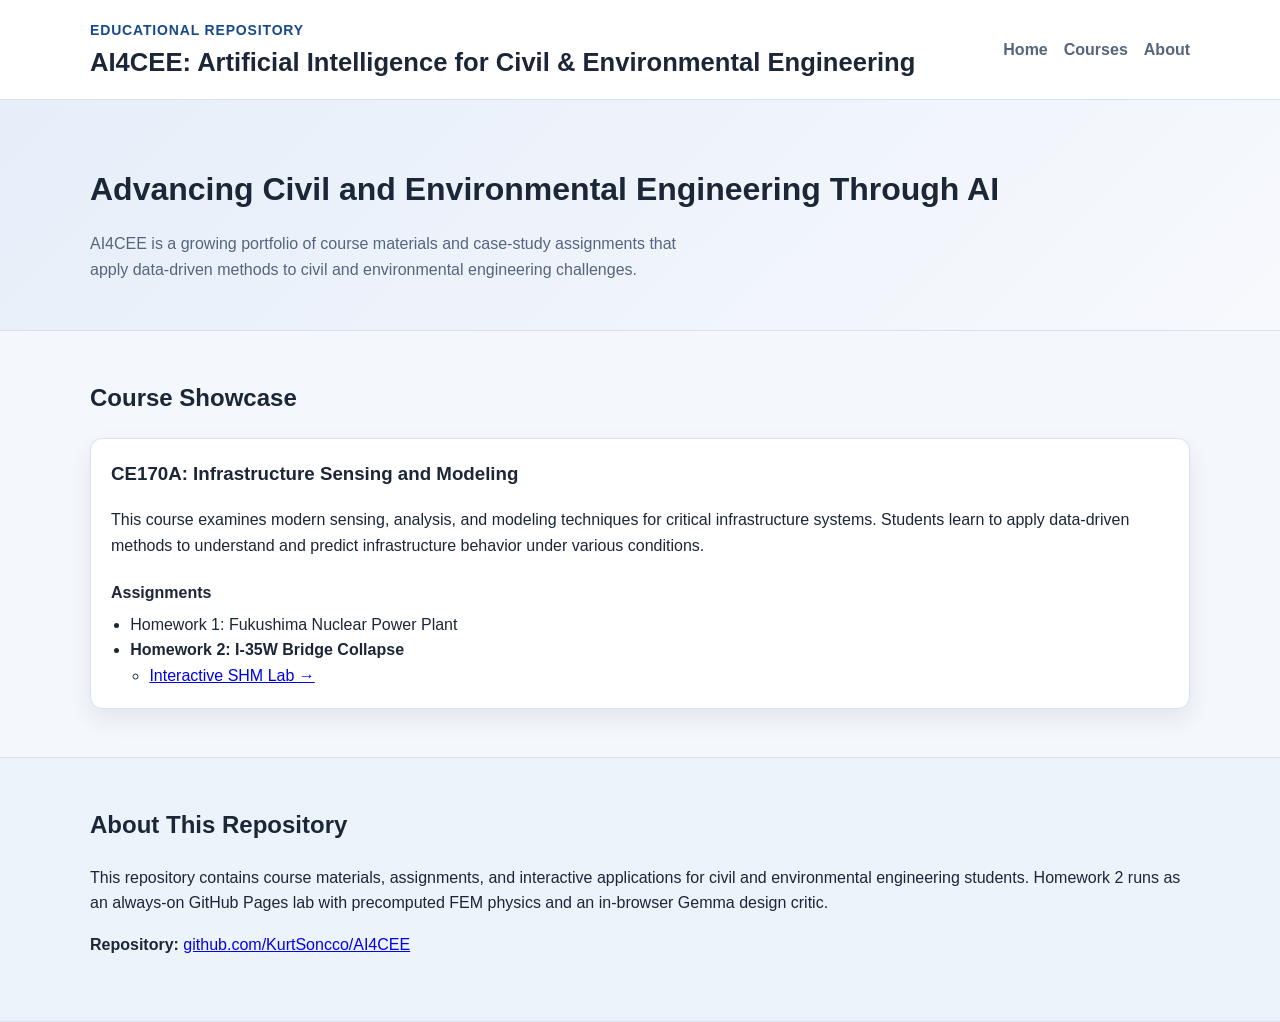
<file: index.html>
<!DOCTYPE html>
<html lang="en">
  <head>
    <meta charset="UTF-8" />
    <meta name="viewport" content="width=device-width, initial-scale=1.0" />
    <title>AI4CEE: Artificial Intelligence for Civil & Environmental Engineering</title>
    <link rel="stylesheet" href="styles.css" />
  </head>
  <body>
    <header class="site-header">
      <div class="container header-inner">
        <div>
          <p class="eyebrow">Educational Repository</p>
          <h1>AI4CEE: Artificial Intelligence for Civil &amp; Environmental Engineering</h1>
        </div>
        <nav aria-label="Primary" class="site-nav">
          <ul>
            <li><a href="#home">Home</a></li>
            <li><a href="#courses">Courses</a></li>
            <li><a href="#about">About</a></li>
          </ul>
        </nav>
      </div>
    </header>

    <main>
      <section id="home" class="hero">
        <div class="container">
          <h2>Advancing Civil and Environmental Engineering Through AI</h2>
          <p>
            AI4CEE is a growing portfolio of course materials and case-study assignments that apply
            data-driven methods to civil and environmental engineering challenges.
          </p>
        </div>
      </section>

      <section id="courses" class="section">
        <div class="container">
          <h2>Course Showcase</h2>
          <div class="course-grid">
            <article class="course-card">
              <h3>CE170A: Infrastructure Sensing and Modeling</h3>
              <p>
                This course examines modern sensing, analysis, and modeling techniques for critical
                infrastructure systems. Students learn to apply data-driven methods to understand
                and predict infrastructure behavior under various conditions.
              </p>
              <h4>Assignments</h4>
              <ul>
                <li>Homework 1: Fukushima Nuclear Power Plant</li>
                <li><strong>Homework 2: I-35W Bridge Collapse</strong>
                  <ul>
                    <li><a href="courses/ce170a/hw2/app/">Interactive SHM Lab →</a></li>
                  </ul>
                </li>
              </ul>
            </article>
          </div>
        </div>
      </section>

      <section id="about" class="section section-alt">
        <div class="container">
          <h2>About This Repository</h2>
          <p>
            This repository contains course materials, assignments, and interactive applications for
            civil and environmental engineering students. Homework 2 runs as an always-on GitHub Pages
            lab with precomputed FEM physics and an in-browser Gemma design critic.
          </p>
          <p>
            <strong>Repository:</strong> <a href="https://github.com/KurtSoncco/AI4CEE" target="_blank">github.com/KurtSoncco/AI4CEE</a>
          </p>
        </div>
      </section>
    </main>
  </body>
</html>
</file>
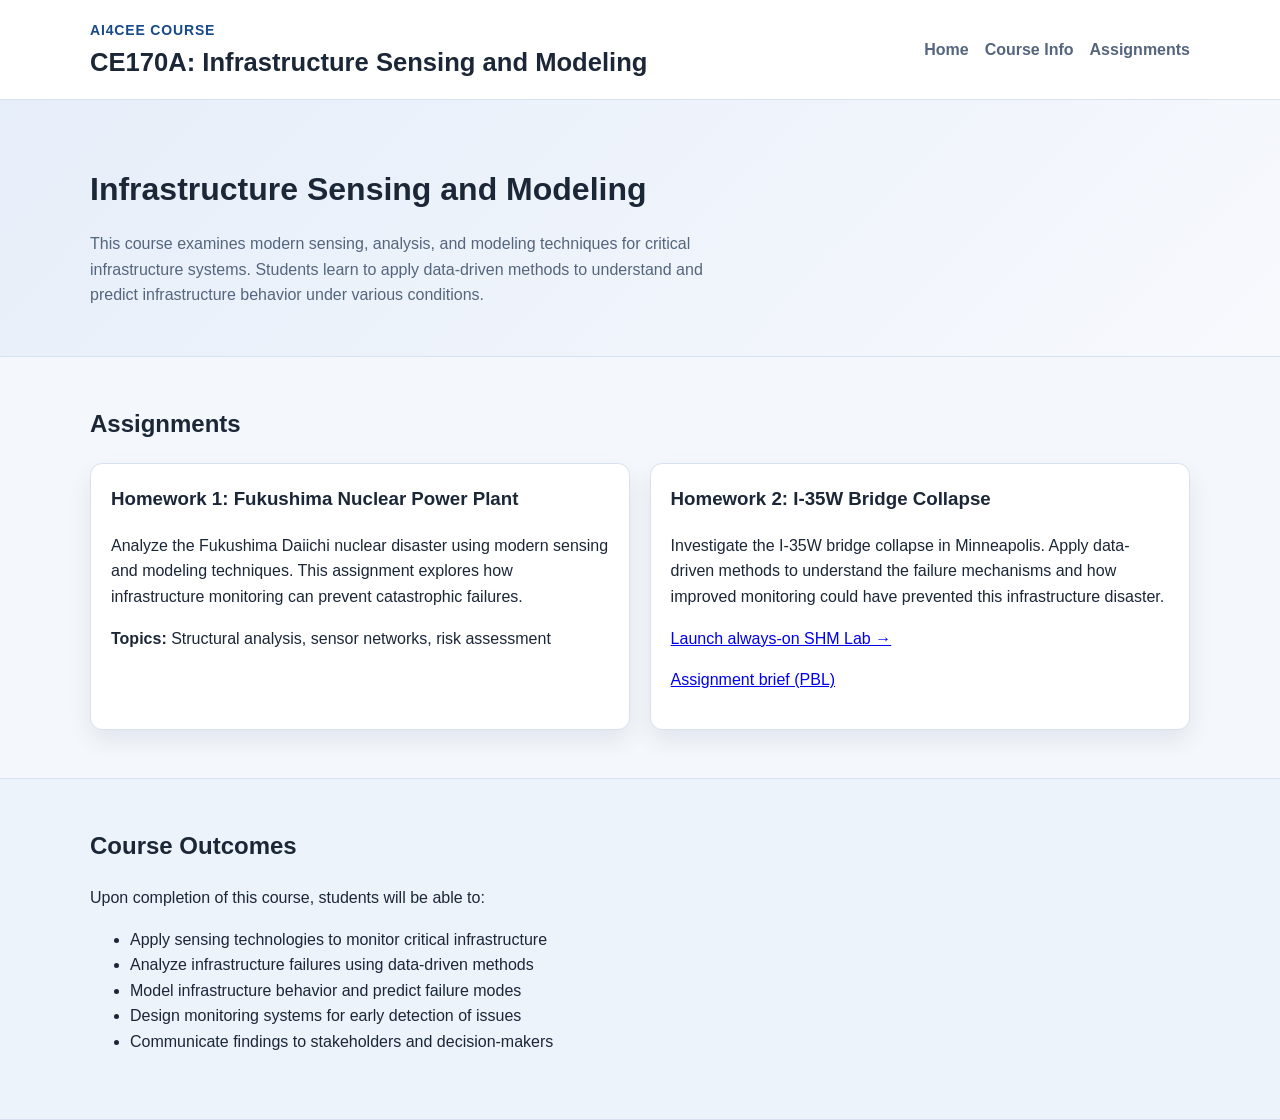
<file: courses/ce170a/index.html>
<!DOCTYPE html>
<html lang="en">
  <head>
    <meta charset="UTF-8" />
    <meta name="viewport" content="width=device-width, initial-scale=1.0" />
    <title>CE170A: Infrastructure Sensing and Modeling</title>
    <link rel="stylesheet" href="../../styles.css" />
  </head>
  <body>
    <header class="site-header">
      <div class="container header-inner">
        <div>
          <p class="eyebrow">AI4CEE Course</p>
          <h1>CE170A: Infrastructure Sensing and Modeling</h1>
        </div>
        <nav aria-label="Primary" class="site-nav">
          <ul>
            <li><a href="../../index.html">Home</a></li>
            <li><a href="#course-info">Course Info</a></li>
            <li><a href="#assignments">Assignments</a></li>
          </ul>
        </nav>
      </div>
    </header>

    <main>
      <section id="course-info" class="hero">
        <div class="container">
          <h2>Infrastructure Sensing and Modeling</h2>
          <p>
            This course examines modern sensing, analysis, and modeling techniques for critical
            infrastructure systems. Students learn to apply data-driven methods to understand
            and predict infrastructure behavior under various conditions.
          </p>
        </div>
      </section>

      <section id="assignments" class="section">
        <div class="container">
          <h2>Assignments</h2>
          <div class="course-grid">
            <article class="course-card">
              <h3>Homework 1: Fukushima Nuclear Power Plant</h3>
              <p>
                Analyze the Fukushima Daiichi nuclear disaster using modern sensing and modeling
                techniques. This assignment explores how infrastructure monitoring can prevent
                catastrophic failures.
              </p>
              <p><strong>Topics:</strong> Structural analysis, sensor networks, risk assessment</p>
            </article>
            <article class="course-card">
              <h3>Homework 2: I-35W Bridge Collapse</h3>
              <p>
                Investigate the I-35W bridge collapse in Minneapolis. Apply data-driven methods
                to understand the failure mechanisms and how improved monitoring could have
                prevented this infrastructure disaster.
              </p>
              <p><a href="hw2/app/">Launch always-on SHM Lab →</a></p>
              <p><a href="hw2/version2/README.md">Assignment brief (PBL)</a></p>
            </article>
          </div>
        </div>
      </section>

      <section class="section section-alt">
        <div class="container">
          <h2>Course Outcomes</h2>
          <p>
            Upon completion of this course, students will be able to:
          </p>
          <ul>
            <li>Apply sensing technologies to monitor critical infrastructure</li>
            <li>Analyze infrastructure failures using data-driven methods</li>
            <li>Model infrastructure behavior and predict failure modes</li>
            <li>Design monitoring systems for early detection of issues</li>
            <li>Communicate findings to stakeholders and decision-makers</li>
          </ul>
        </div>
      </section>
    </main>
  </body>
</html>
</file>
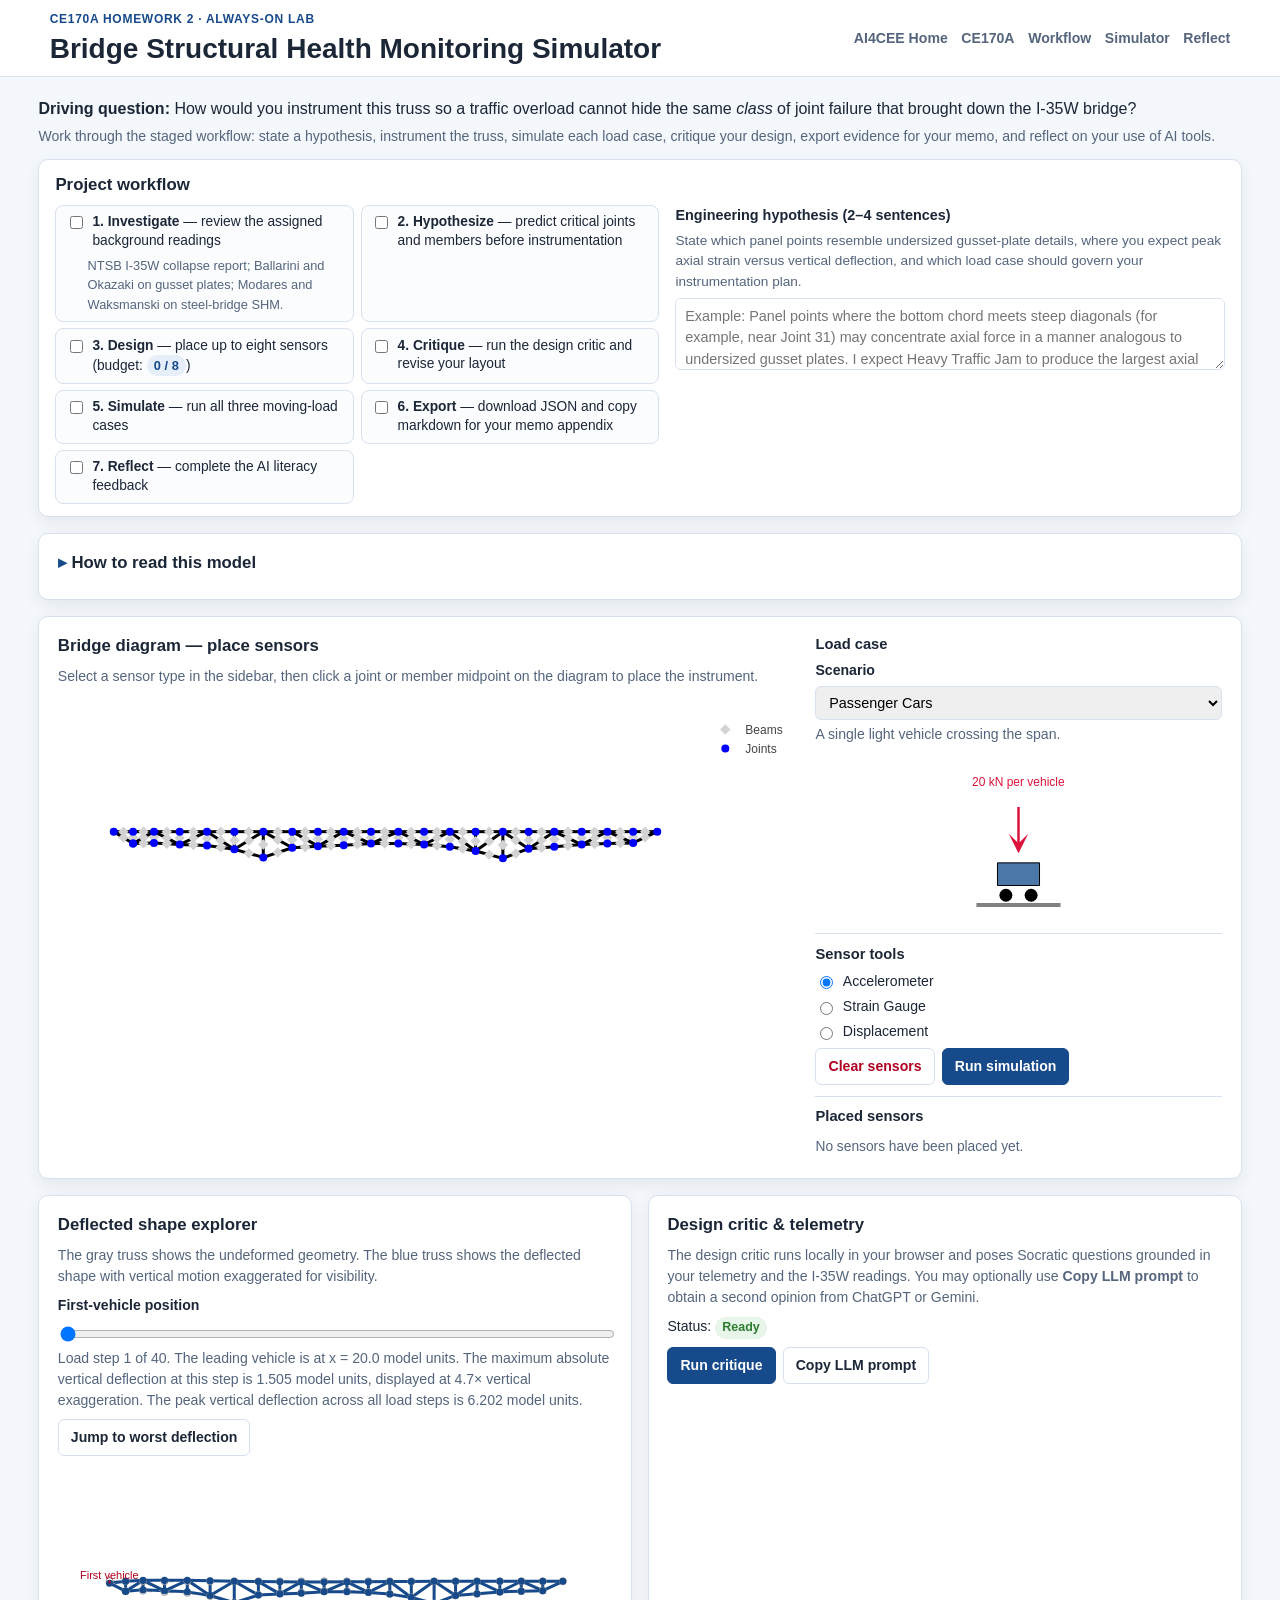
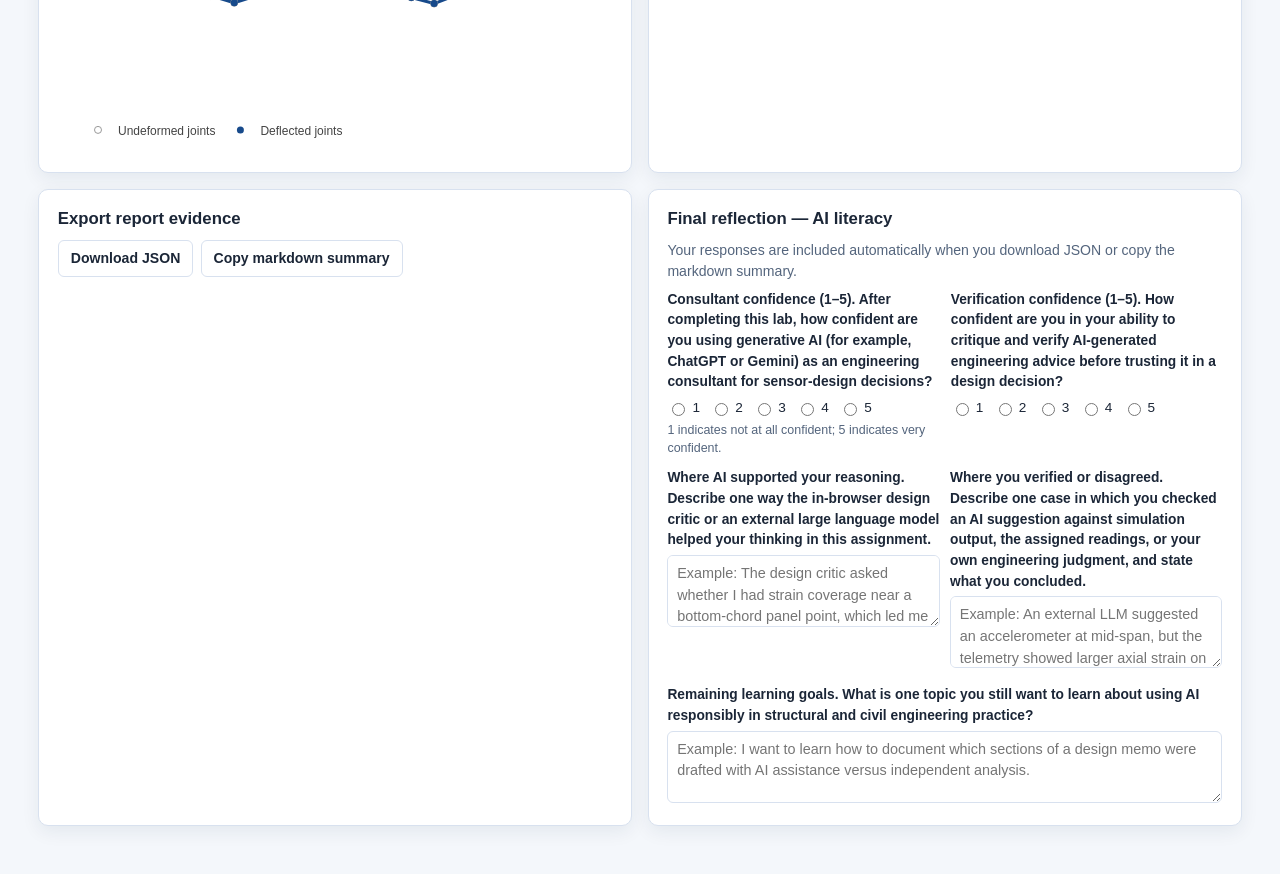
<file: courses/ce170a/hw2/app/index.html>
<!DOCTYPE html>
<html lang="en">
  <head>
    <meta charset="UTF-8" />
    <meta name="viewport" content="width=device-width, initial-scale=1.0" />
    <title>Bridge SHM Lab | CE170A Homework 2</title>
    <link rel="stylesheet" href="styles.css?v=20260824c" />
    <script src="https://cdn.plot.ly/plotly-2.35.2.min.js"></script>
  </head>
  <body>
    <header class="site-header">
      <div class="page-main header-inner">
        <div class="header-title-block">
          <p class="eyebrow">CE170A Homework 2 · Always-on lab</p>
          <h1>Bridge Structural Health Monitoring Simulator</h1>
        </div>
        <nav aria-label="Primary" class="site-nav">
          <ul>
            <li><a href="../../../../index.html">AI4CEE Home</a></li>
            <li><a href="../../index.html">CE170A</a></li>
            <li><a href="#pbl-panel">Workflow</a></li>
            <li><a href="#lab-panel">Simulator</a></li>
            <li><a href="#feedback-panel">Reflect</a></li>
          </ul>
        </nav>
      </div>
    </header>

    <main class="page-main">
      <section class="intro-bar">
        <p class="intro-question">
          <strong>Driving question:</strong>
          How would you instrument this truss so a traffic overload cannot hide the same
          <em>class</em> of joint failure that brought down the I-35W bridge?
        </p>
        <p class="intro-hint muted">
          Work through the staged workflow: state a hypothesis, instrument the truss, simulate each
          load case, critique your design, export evidence for your memo, and reflect on your use of
          AI tools.
        </p>
      </section>

      <section class="panel compact-panel" id="pbl-panel">
        <h2 class="section-title">Project workflow</h2>
        <div class="workflow-grid">
          <div class="pbl-steps pbl-steps-compact">
            <div class="pbl-step">
              <label class="step-title">
                <input type="checkbox" data-pbl="investigate" />
                <span><strong>1. Investigate</strong> — review the assigned background readings</span>
              </label>
              <div class="step-body step-body-inline">
                <span class="muted">NTSB I-35W collapse report; Ballarini and Okazaki on gusset plates; Modares and Waksmanski on steel-bridge SHM.</span>
              </div>
            </div>
            <div class="pbl-step">
              <label class="step-title">
                <input type="checkbox" data-pbl="hypothesize" />
                <span><strong>2. Hypothesize</strong> — predict critical joints and members before instrumentation</span>
              </label>
            </div>
            <div class="pbl-step">
              <label class="step-title">
                <input type="checkbox" data-pbl="design" />
                <span><strong>3. Design</strong> — place up to eight sensors (budget: <span id="sensor-budget" class="budget">0 / 8</span>)</span>
              </label>
            </div>
            <div class="pbl-step">
              <label class="step-title">
                <input type="checkbox" data-pbl="critique" />
                <span><strong>4. Critique</strong> — run the design critic and revise your layout</span>
              </label>
            </div>
            <div class="pbl-step">
              <label class="step-title">
                <input type="checkbox" data-pbl="simulate" />
                <span><strong>5. Simulate</strong> — run all three moving-load cases</span>
              </label>
            </div>
            <div class="pbl-step">
              <label class="step-title">
                <input type="checkbox" data-pbl="export" />
                <span><strong>6. Export</strong> — download JSON and copy markdown for your memo appendix</span>
              </label>
            </div>
            <div class="pbl-step">
              <label class="step-title">
                <input type="checkbox" data-pbl="reflect" />
                <span><strong>7. Reflect</strong> — complete the AI literacy feedback</span>
              </label>
            </div>
          </div>
          <div class="workflow-hypothesis">
            <label for="hypothesis-input"><strong>Engineering hypothesis</strong> (2–4 sentences)</label>
            <p class="helper-text compact">
              State which panel points resemble undersized gusset-plate details, where you expect peak
              axial strain versus vertical deflection, and which load case should govern your
              instrumentation plan.
            </p>
            <textarea
              id="hypothesis-input"
              class="compact-textarea"
              placeholder="Example: Panel points where the bottom chord meets steep diagonals (for example, near Joint 31) may concentrate axial force in a manner analogous to undersized gusset plates. I expect Heavy Traffic Jam to produce the largest axial strains on upper-chord diagonals, whereas vertical deflection may be largest near mid-span. I will prioritize strain gauges on those diagonals and one accelerometer on the deck chord for comparison."
            ></textarea>
          </div>
        </div>
      </section>

      <details class="panel model-details" id="model-notes">
        <summary class="section-title">How to read this model</summary>
        <ul class="caveats-list compact">
          <li>
            <strong>Axial members only.</strong> Truss bars carry axial force; they do not resist
            flexure. A strain gauge on a member reports axial microstrain along the bar axis, not
            bending strain.
          </li>
          <li>
            <strong>Displacement sensors.</strong> At a joint, the reading is vertical nodal
            deflection in the deck plane. At a member midpoint, the reading is the average vertical
            deflection of the two end joints.
          </li>
          <li>
            <strong>Accelerometers.</strong> The moving-load analysis is quasi-static. Reported
            acceleration is derived from the time rate of change of vertical deflection as the
            vehicle crosses at 20 model-units per second; it is not a dynamic impact simulation.
          </li>
          <li>
            <strong>Model units.</strong> All responses are expressed in model units rather than
            physical meters. Compare sensors and load cases relative to one another on this truss
            geometry.
          </li>
        </ul>
      </details>

      <section class="panel layout-lab" id="lab-panel">
        <div class="lab-primary">
          <h2 class="section-title">Bridge diagram — place sensors</h2>
          <p class="muted compact">
            Select a sensor type in the sidebar, then click a joint or member midpoint on the diagram
            to place the instrument.
          </p>
          <div id="bridge-chart"></div>
        </div>
        <aside class="lab-sidebar">
          <div class="sidebar-block">
            <h3 class="subsection-title">Load case</h3>
            <label for="load-case-select">Scenario</label>
            <select id="load-case-select"></select>
            <p id="load-case-desc" class="muted compact"></p>
            <div id="load-chart"></div>
          </div>
          <div class="sidebar-block">
            <h3 class="subsection-title">Sensor tools</h3>
            <div id="sensor-radio" class="sensor-options"></div>
            <div class="btn-row tight">
              <button type="button" id="clear-sensors-btn" class="danger">Clear sensors</button>
              <button type="button" id="run-sim-btn" class="primary">Run simulation</button>
            </div>
          </div>
          <div class="sidebar-block">
            <h3 class="subsection-title">Placed sensors</h3>
            <ul id="placed-sensors" class="placed-list compact-list">
              <li class="muted">No sensors have been placed yet.</li>
            </ul>
          </div>
        </aside>
      </section>

      <div class="layout-explore">
        <section class="panel" id="deflection-panel">
          <h2 class="section-title">Deflected shape explorer</h2>
          <p class="muted compact">
            The gray truss shows the undeformed geometry. The blue truss shows the deflected shape
            with vertical motion exaggerated for visibility.
          </p>
          <div class="slider-row tight">
            <label for="deflection-step-slider">First-vehicle position</label>
            <input type="range" id="deflection-step-slider" min="0" max="39" value="0" />
          </div>
          <p id="deflection-step-info" class="muted compact"></p>
          <div class="btn-row tight">
            <button type="button" id="deflection-worst-btn">Jump to worst deflection</button>
          </div>
          <div id="deflection-chart"></div>
        </section>

        <section class="panel" id="critic-panel">
          <h2 class="section-title">Design critic &amp; telemetry</h2>
          <p class="muted compact">
            The design critic runs locally in your browser and poses Socratic questions grounded in
            your telemetry and the I-35W readings. You may optionally use
            <strong>Copy LLM prompt</strong> to obtain a second opinion from ChatGPT or Gemini.
          </p>
          <p class="compact">
            Status: <span id="critic-status" class="status-pill ready">Ready</span>
          </p>
          <div class="btn-row tight">
            <button type="button" id="run-critic-btn" class="primary">Run critique</button>
            <button type="button" id="copy-prompt-btn">Copy LLM prompt</button>
          </div>
          <div id="critic-output" class="hidden"></div>
          <div id="critique-log-area" class="hidden">
            <label for="critique-log"><strong>Critique log.</strong> Describe what you retained or revised after reviewing the design critic.</label>
            <textarea id="critique-log" class="compact-textarea" placeholder="Example: I added a strain gauge on Beam 34 after the critique noted that I had no local axial measurement near a bottom-chord panel point."></textarea>
          </div>
          <div id="results-area" class="hidden">
            <h3 class="subsection-title" id="results-title">Sensor telemetry</h3>
            <div id="telemetry-charts"></div>
          </div>
        </section>
      </div>

      <div class="layout-finish">
        <section class="panel">
          <h2 class="section-title">Export report evidence</h2>
          <div class="btn-row tight">
            <button type="button" id="export-json-btn">Download JSON</button>
            <button type="button" id="copy-markdown-btn">Copy markdown summary</button>
          </div>
          <pre id="export-preview" class="export-box hidden"></pre>
        </section>

        <section class="panel" id="feedback-panel">
          <h2 class="section-title">Final reflection — AI literacy</h2>
          <p class="muted compact">
            Your responses are included automatically when you download JSON or copy the markdown
            summary.
          </p>

          <div class="feedback-compact">
            <div class="feedback-question">
              <label>
                <strong>Consultant confidence (1–5).</strong> After completing this lab, how confident
                are you using generative AI (for example, ChatGPT or Gemini) as an engineering
                consultant for sensor-design decisions?
              </label>
              <div class="rating-group" role="group" aria-label="AI consultant confidence">
                <label><input type="radio" name="ai-consultant-confidence" value="1" /> 1</label>
                <label><input type="radio" name="ai-consultant-confidence" value="2" /> 2</label>
                <label><input type="radio" name="ai-consultant-confidence" value="3" /> 3</label>
                <label><input type="radio" name="ai-consultant-confidence" value="4" /> 4</label>
                <label><input type="radio" name="ai-consultant-confidence" value="5" /> 5</label>
              </div>
              <p class="rating-scale-hint muted">1 indicates not at all confident; 5 indicates very confident.</p>
            </div>

            <div class="feedback-question">
              <label>
                <strong>Verification confidence (1–5).</strong> How confident are you in your ability
                to critique and verify AI-generated engineering advice before trusting it in a design
                decision?
              </label>
              <div class="rating-group" role="group" aria-label="Verify AI advice confidence">
                <label><input type="radio" name="ai-verify-confidence" value="1" /> 1</label>
                <label><input type="radio" name="ai-verify-confidence" value="2" /> 2</label>
                <label><input type="radio" name="ai-verify-confidence" value="3" /> 3</label>
                <label><input type="radio" name="ai-verify-confidence" value="4" /> 4</label>
                <label><input type="radio" name="ai-verify-confidence" value="5" /> 5</label>
              </div>
            </div>
          </div>

          <div class="feedback-open-grid">
            <div class="feedback-question">
              <label for="ai-helped-thinking">
                <strong>Where AI supported your reasoning.</strong> Describe one way the in-browser
                design critic or an external large language model helped your thinking in this
                assignment.
              </label>
              <textarea id="ai-helped-thinking" class="compact-textarea" placeholder="Example: The design critic asked whether I had strain coverage near a bottom-chord panel point, which led me to add a gauge on Beam 34."></textarea>
            </div>
            <div class="feedback-question">
              <label for="ai-verified-or-disagreed">
                <strong>Where you verified or disagreed.</strong> Describe one case in which you
                checked an AI suggestion against simulation output, the assigned readings, or your
                own engineering judgment, and state what you concluded.
              </label>
              <textarea id="ai-verified-or-disagreed" class="compact-textarea" placeholder="Example: An external LLM suggested an accelerometer at mid-span, but the telemetry showed larger axial strain on a diagonal member, so I retained the strain gauge at that location."></textarea>
            </div>
            <div class="feedback-question feedback-full">
              <label for="ai-still-to-learn">
                <strong>Remaining learning goals.</strong> What is one topic you still want to learn
                about using AI responsibly in structural and civil engineering practice?
              </label>
              <textarea id="ai-still-to-learn" class="compact-textarea" placeholder="Example: I want to learn how to document which sections of a design memo were drafted with AI assistance versus independent analysis."></textarea>
            </div>
          </div>
        </section>
      </div>
    </main>

    <script type="module" src="simulator.js?v=20260824c"></script>
    <script type="module" src="critic.js?v=20260824c"></script>
  </body>
</html>
</file>
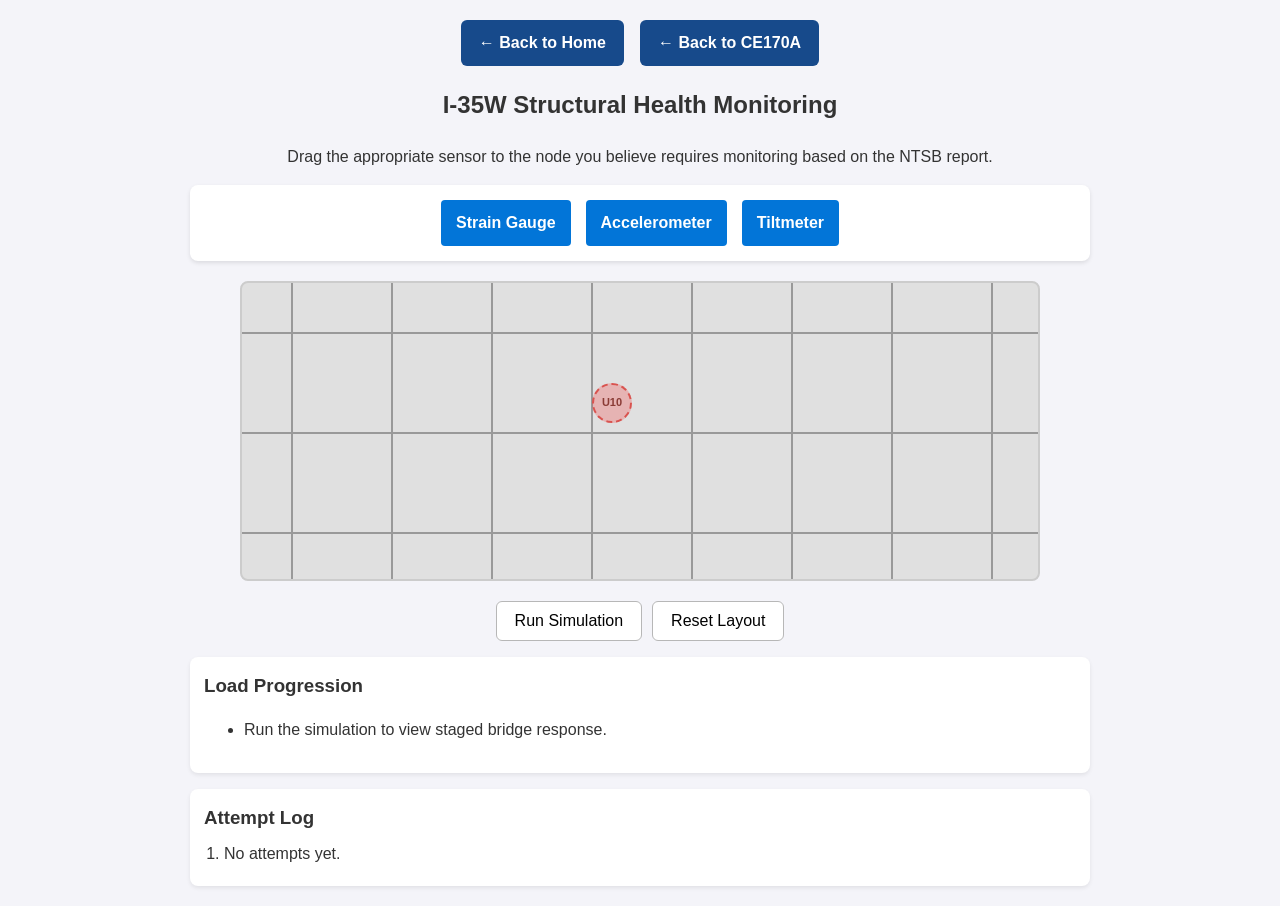
<file: courses/ce170a/hw2/version1/index.html>
<!DOCTYPE html>
<html lang="en">
<head>
    <meta charset="UTF-8">
    <meta name="viewport" content="width=device-width, initial-scale=1.0">
    <title>I-35W Bridge SHM Simulator</title>
    <link rel="stylesheet" href="../../../../styles.css" />
    <style>
        body {
            font-family: 'Segoe UI', Tahoma, Geneva, Verdana, sans-serif;
            background-color: #f4f4f9;
            color: #333;
            padding: 20px;
            display: flex;
            flex-direction: column;
            align-items: center;
        }
        .container {
            max-width: 900px;
            text-align: center;
            width: 100%;
        }
        .header-link {
            display: flex;
            gap: 1rem;
            margin-bottom: 20px;
            justify-content: center;
            flex-wrap: wrap;
        }
        .header-link a {
            padding: 10px 18px;
            background: #174a8b;
            color: white;
            text-decoration: none;
            border-radius: 6px;
            font-weight: 600;
            transition: background 0.2s;
        }
        .header-link a:hover {
            background: #0f3255;
        }
        /* The Bridge Workspace */
        .bridge-container {
            position: relative;
            width: min(800px, 100%);
            height: 300px;
            background-color: #e0e0e0;
            /* TODO: Replace this background with a real 2D drawing of the I-35W truss */
            background-image: linear-gradient(to right, transparent 49%, #999 49%, #999 51%, transparent 51%), 
                              linear-gradient(to bottom, transparent 49%, #999 49%, #999 51%, transparent 51%);
            background-size: 100px 100px;
            border: 2px solid #ccc;
            margin: 20px auto;
            border-radius: 8px;
            overflow: hidden;
        }
        /* The specific U10 Gusset Plate Drop Zone (Hardcoded location) */
        .target-node {
            position: absolute;
            top: 100px;   /* Adjust based on your bridge image */
            left: 350px;  /* Adjust based on your bridge image */
            width: 40px;
            height: 40px;
            background-color: rgba(255, 0, 0, 0.2); /* Slightly visible for testing, make transparent later */
            border-radius: 50%;
            border: 2px dashed #d9534f;
            z-index: 10;
            display: grid;
            place-items: center;
            font-size: 11px;
            font-weight: 700;
            color: #8a3b35;
        }
        /* Draggable Sensors */
        .sensor-tray {
            display: flex;
            gap: 15px;
            justify-content: center;
            margin-bottom: 20px;
            padding: 15px;
            background: #fff;
            border-radius: 8px;
            box-shadow: 0 2px 4px rgba(0,0,0,0.1);
            flex-wrap: wrap;
        }
        .sensor {
            padding: 10px 15px;
            background-color: #0275d8;
            color: white;
            font-weight: bold;
            border-radius: 4px;
            cursor: grab;
            user-select: none;
        }
        .sensor:active {
            cursor: grabbing;
        }
        .controls {
            display: flex;
            gap: 10px;
            justify-content: center;
            flex-wrap: wrap;
        }
        button {
            padding: 10px 18px;
            font-size: 1em;
            cursor: pointer;
            border-radius: 6px;
            border: 1px solid #b7b7b7;
            background: #ffffff;
            transition: background 0.2s;
        }
        button:hover {
            background: #f0f0f0;
        }
        /* Results Panel */
        #results {
            margin-top: 20px;
            padding: 15px;
            border-radius: 8px;
            font-size: 1.1em;
            display: none; /* Hidden until simulation is run */
        }
        .success { background-color: #dff0d8; color: #3c763d; border: 1px solid #d6e9c6; }
        .failure { background-color: #f2dede; color: #a94442; border: 1px solid #ebccd1; }
        .warning { background-color: #fcf8e3; color: #8a6d3b; border: 1px solid #faebcc; }

        .panel {
            margin-top: 16px;
            background: #fff;
            border-radius: 8px;
            padding: 14px;
            box-shadow: 0 2px 4px rgba(0, 0, 0, 0.08);
            text-align: left;
        }
        .panel h3 {
            margin-top: 0;
            margin-bottom: 8px;
        }
        #staged-output li {
            margin-bottom: 6px;
        }
        #attempt-log {
            margin: 0;
            padding-left: 20px;
        }
        #attempt-log li {
            margin-bottom: 6px;
        }

        @media (max-width: 820px) {
            .bridge-container {
                height: 240px;
            }
            .target-node {
                top: 80px;
                left: 43%;
            }
        }
    </style>
</head>
<body>

<div class="container">
    <div class="header-link">
        <a href="../../../../index.html">← Back to Home</a>
        <a href="../../index.html">← Back to CE170A</a>
    </div>
    
    <h2>I-35W Structural Health Monitoring</h2>
    <p>Drag the appropriate sensor to the node you believe requires monitoring based on the NTSB report.</p>

    <div class="sensor-tray" id="sensor-tray">
        <div class="sensor" draggable="true" id="strain-gauge">Strain Gauge</div>
        <div class="sensor" draggable="true" id="accelerometer">Accelerometer</div>
        <div class="sensor" draggable="true" id="tiltmeter">Tiltmeter</div>
    </div>

    <div class="bridge-container" id="bridge-container">
        <div class="target-node" id="u10-node">U10</div>
    </div>

    <div class="controls">
        <button id="run-btn">Run Simulation</button>
        <button id="reset-btn" type="button">Reset Layout</button>
    </div>

    <div id="results"></div>

    <div class="panel" id="simulation-panel">
        <h3>Load Progression</h3>
        <ul id="staged-output">
            <li>Run the simulation to view staged bridge response.</li>
        </ul>
    </div>

    <div class="panel" id="log-panel">
        <h3>Attempt Log</h3>
        <ol id="attempt-log">
            <li>No attempts yet.</li>
        </ol>
    </div>
</div>

<script>
    const bridge = document.getElementById("bridge-container");
    const tray = document.getElementById("sensor-tray");
    const u10Node = document.getElementById("u10-node");
    const runBtn = document.getElementById("run-btn");
    const resetBtn = document.getElementById("reset-btn");
    const resultsDiv = document.getElementById("results");
    const stagedOutput = document.getElementById("staged-output");
    const attemptLog = document.getElementById("attempt-log");

    const attempts = [];

    document.querySelectorAll(".sensor").forEach((sensor) => {
        sensor.addEventListener("dragstart", onDragStart);
        sensor.dataset.location = "tray";
    });

    bridge.addEventListener("dragover", allowDrop);
    bridge.addEventListener("drop", dropAnywhere);
    u10Node.addEventListener("dragover", allowDrop);
    u10Node.addEventListener("drop", dropOnTarget);
    runBtn.addEventListener("click", runSimulation);
    resetBtn.addEventListener("click", resetLayout);

    function allowDrop(ev) {
        ev.preventDefault();
    }

    function onDragStart(ev) {
        ev.dataTransfer.setData("text/plain", ev.target.id);
    }

    function placeOnU10(sensorEl) {
        sensorEl.dataset.location = "u10";
        sensorEl.style.position = "static";
        sensorEl.style.margin = "0";
        sensorEl.style.padding = "5px";
        sensorEl.style.fontSize = "10px";
        u10Node.appendChild(sensorEl);
    }

    function placeOnBridge(sensorEl, ev) {
        const rect = bridge.getBoundingClientRect();
        const x = ev.clientX - rect.left - 50;
        const y = ev.clientY - rect.top - 20;
        sensorEl.dataset.location = "bridge";
        sensorEl.style.position = "absolute";
        sensorEl.style.left = `${Math.max(0, x)}px`;
        sensorEl.style.top = `${Math.max(0, y)}px`;
        sensorEl.style.padding = "10px 15px";
        sensorEl.style.fontSize = "14px";
        bridge.appendChild(sensorEl);
    }

    function dropOnTarget(ev) {
        ev.preventDefault();
        ev.stopPropagation();
        const sensorId = ev.dataTransfer.getData("text/plain");
        const sensorEl = document.getElementById(sensorId);
        placeOnU10(sensorEl);
    }

    function dropAnywhere(ev) {
        ev.preventDefault();
        if (!ev.target.classList.contains("bridge-container")) {
            return;
        }
        const sensorId = ev.dataTransfer.getData("text/plain");
        const sensorEl = document.getElementById(sensorId);
        placeOnBridge(sensorEl, ev);
    }

    function currentU10Sensor() {
        const sensor = u10Node.querySelector(".sensor");
        return sensor ? sensor.id : null;
    }

    function renderStagedOutput(resultType) {
        const u10 = currentU10Sensor();
        let lines = [];

        if (resultType === "success") {
            lines = [
                "Stage 1: Baseline traffic load. U10 strain = 0.32 epsilon.",
                "Stage 2: Construction load added. U10 strain climbs to 0.86 epsilon.",
                "Stage 3: Alert threshold exceeded at 1.05 epsilon. Evacuation recommended."
            ];
        } else if (resultType === "warning") {
            lines = [
                `Stage 1: ${u10.replace("-", " ")} at U10 remains stable under low load.`,
                "Stage 2: Local plate yielding begins, but direct strain evidence is missing.",
                "Stage 3: Warning arrives late; collapse risk remains high."
            ];
        } else {
            lines = [
                "Stage 1: No direct monitoring at U10.",
                "Stage 2: Dead load increases and hidden yielding accelerates.",
                "Stage 3: Progressive failure occurs before actionable warning."
            ];
        }

        stagedOutput.innerHTML = lines.map((line) => `<li>${line}</li>`).join("");
    }

    function logAttempt(resultType) {
        const u10 = currentU10Sensor() || "none";
        attempts.push({
            timestamp: new Date().toLocaleTimeString(),
            u10Sensor: u10,
            result: resultType
        });

        attemptLog.innerHTML = attempts
            .slice()
            .reverse()
            .map((attempt) => {
                return `<li>${attempt.timestamp}: U10 = <strong>${attempt.u10Sensor}</strong>, result = <strong>${attempt.result}</strong></li>`;
            })
            .join("");
    }

    function runSimulation() {
        const u10 = currentU10Sensor();
        resultsDiv.style.display = "block";

        if (u10 === "strain-gauge") {
            resultsDiv.className = "success";
            resultsDiv.innerHTML = "<strong>Success:</strong> You selected a Strain Gauge at Node U10. As construction dead loads increased, critical yield stress in the gusset plate was detected. Early monitoring could have prevented catastrophic failure.";
            renderStagedOutput("success");
            logAttempt("success");
            return;
        }

        if (u10 === "accelerometer" || u10 === "tiltmeter") {
            resultsDiv.className = "warning";
            resultsDiv.innerHTML = "<strong>Partial Credit:</strong> You monitored U10, but not with the best sensor. Accelerometers and tiltmeters are useful for global motion and rotation, while strain gauges directly detect material-level stress concentrations.";
            renderStagedOutput("warning");
            logAttempt("partial");
            return;
        }

        resultsDiv.className = "failure";
        resultsDiv.innerHTML = "<strong>Catastrophic Failure:</strong> U10 had no direct strain instrumentation. Local yielding in the gusset plate progressed without an actionable warning before the bridge structure failed suddenly.";
        renderStagedOutput("failure");
        logAttempt("failure");
    }

    function resetLayout() {
        document.querySelectorAll(".sensor").forEach((sensor) => {
            sensor.dataset.location = "tray";
            sensor.style.position = "static";
            sensor.style.left = "";
            sensor.style.top = "";
            sensor.style.padding = "10px 15px";
            sensor.style.fontSize = "14px";
            tray.appendChild(sensor);
        });

        resultsDiv.style.display = "none";
        resultsDiv.className = "";
        resultsDiv.innerHTML = "";
        stagedOutput.innerHTML = "<li>Run the simulation to view staged bridge response.</li>";
    }
</script>

</body>
</html>
</file>
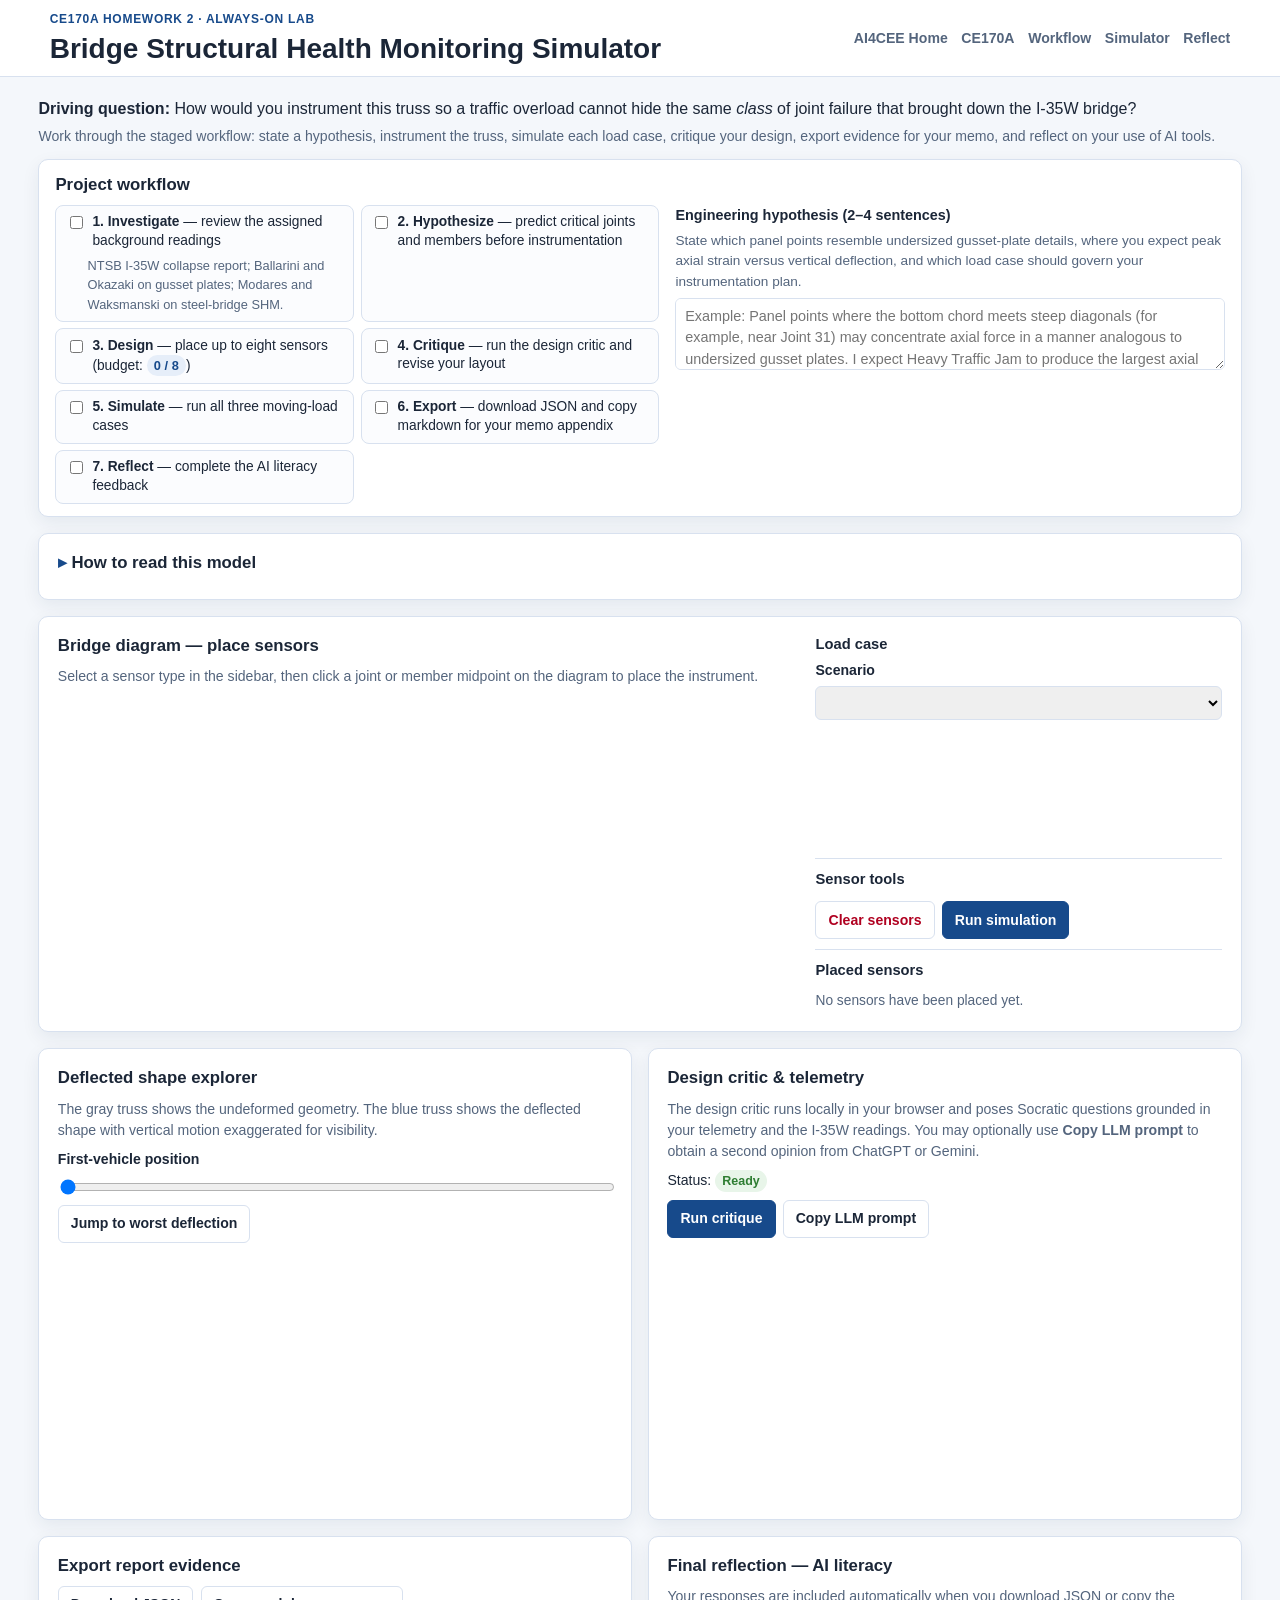
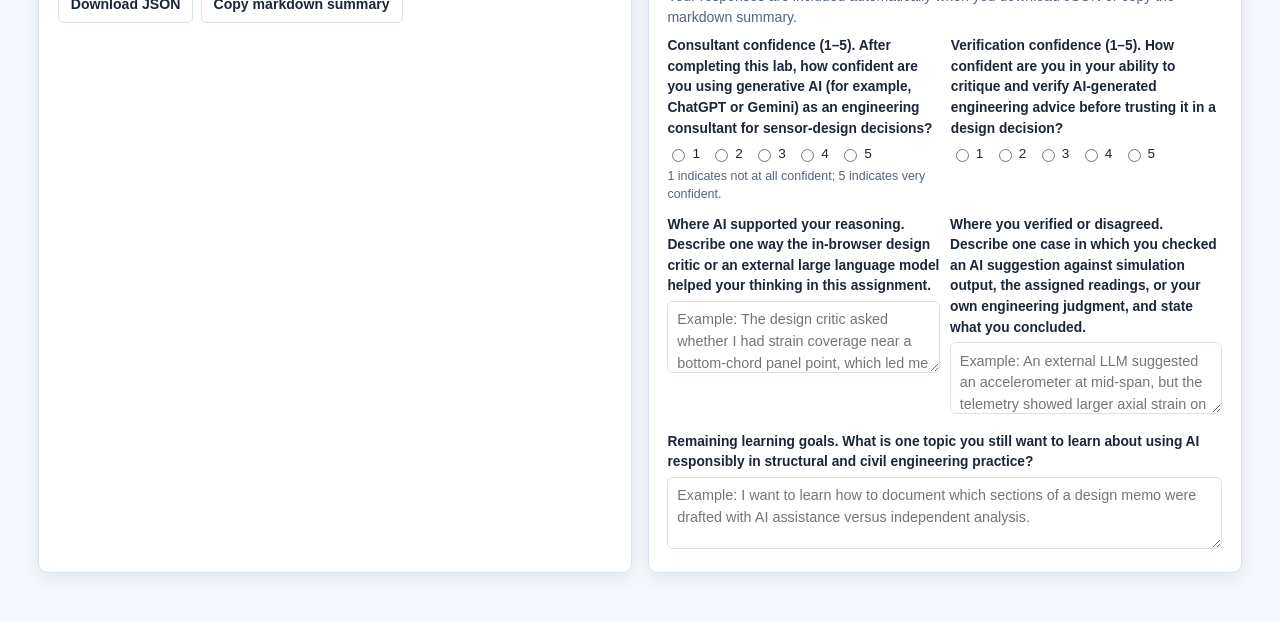
<file: courses/ce170a/hw2/version2/index.html>
<!DOCTYPE html>
<html lang="en">
  <head>
    <meta charset="UTF-8" />
    <meta http-equiv="refresh" content="0; url=../app/" />
    <title>Redirecting to Bridge SHM Lab</title>
  </head>
  <body>
    <p>
      The student lab moved to the always-on GitHub Pages app.
      <a href="../app/">Open Bridge SHM Lab</a>
    </p>
  </body>
</html>
</file>
<file: styles.css>
:root {
  --bg: #f4f7fb;
  --surface: #ffffff;
  --text: #1b2637;
  --muted: #54657d;
  --primary: #174a8b;
  --primary-soft: #e6eef9;
  --border: #d8e1ef;
  --shadow: 0 10px 24px rgba(18, 43, 77, 0.08);
}

* {
  box-sizing: border-box;
}

body {
  margin: 0;
  font-family: "Segoe UI", Tahoma, Geneva, Verdana, sans-serif;
  color: var(--text);
  background-color: var(--bg);
  line-height: 1.6;
}

.container {
  width: min(1100px, 92%);
  margin: 0 auto;
}

.site-header {
  background: var(--surface);
  border-bottom: 1px solid var(--border);
  position: sticky;
  top: 0;
  z-index: 10;
}

.header-inner {
  display: flex;
  align-items: center;
  justify-content: space-between;
  gap: 2rem;
  padding: 1.2rem 0;
}

.eyebrow {
  margin: 0;
  color: var(--primary);
  font-weight: 600;
  font-size: 0.875rem;
  letter-spacing: 0.06em;
  text-transform: uppercase;
}

h1 {
  margin: 0.3rem 0 0;
  font-size: clamp(1.25rem, 2vw, 1.7rem);
  line-height: 1.3;
}

.site-nav ul {
  list-style: none;
  display: flex;
  gap: 1rem;
  margin: 0;
  padding: 0;
}

.site-nav a {
  color: var(--muted);
  text-decoration: none;
  font-weight: 600;
}

.site-nav a:hover,
.site-nav a:focus {
  color: var(--primary);
}

.hero {
  padding: 4rem 0 3rem;
  background: linear-gradient(135deg, var(--primary-soft), #f7f9fd);
  border-bottom: 1px solid var(--border);
}

.hero h2 {
  margin: 0 0 1rem;
  font-size: clamp(1.5rem, 3vw, 2rem);
}

.hero p {
  margin: 0;
  max-width: 70ch;
  color: var(--muted);
}

.section {
  padding: 3rem 0;
}

.section-alt {
  background: #edf3fb;
  border-top: 1px solid var(--border);
  border-bottom: 1px solid var(--border);
}

.section h2 {
  margin-top: 0;
}

.course-grid {
  display: grid;
  grid-template-columns: repeat(auto-fit, minmax(260px, 1fr));
  gap: 1.2rem;
}

.course-card {
  background: var(--surface);
  border: 1px solid var(--border);
  border-radius: 12px;
  padding: 1.25rem;
  box-shadow: var(--shadow);
}

.course-card h3 {
  margin-top: 0;
}

.course-card h4 {
  margin-bottom: 0.4rem;
}

.course-card ul {
  margin: 0;
  padding-left: 1.2rem;
}

.course-card--placeholder {
  border-style: dashed;
}

@media (max-width: 780px) {
  .header-inner {
    flex-direction: column;
    align-items: flex-start;
  }

  .site-nav ul {
    flex-wrap: wrap;
  }
}
</file>
<file: courses/ce170a/hw2/app/styles.css>
:root {
  --bg: #f4f7fb;
  --surface: #ffffff;
  --text: #1b2637;
  --muted: #54657d;
  --primary: #174a8b;
  --primary-soft: #e6eef9;
  --border: #d8e1ef;
  --shadow: 0 6px 18px rgba(18, 43, 77, 0.07);
  --success: #2e7d32;
  --warning: #b26a00;
  --danger: #b00020;
}

* {
  box-sizing: border-box;
}

body {
  margin: 0;
  font-family: "Segoe UI", Tahoma, Geneva, Verdana, sans-serif;
  color: var(--text);
  background: var(--bg);
  line-height: 1.5;
  font-size: 0.95rem;
}

.page-main {
  width: min(1600px, 94%);
  max-width: 1600px;
  margin: 0 auto;
  padding: 0 0 2rem;
}

.site-header {
  background: var(--surface);
  border-bottom: 1px solid var(--border);
  position: sticky;
  top: 0;
  z-index: 20;
  padding: 0 clamp(0.5rem, 1.5vw, 0.75rem);
}

.header-inner {
  display: flex;
  align-items: center;
  justify-content: space-between;
  gap: 1rem;
  padding: 0.65rem 0;
  flex-wrap: wrap;
}

.header-title-block {
  flex: 1 1 320px;
  min-width: 0;
}

.eyebrow {
  margin: 0;
  color: var(--primary);
  font-weight: 700;
  font-size: 0.75rem;
  letter-spacing: 0.06em;
  text-transform: uppercase;
}

h1 {
  margin: 0.15rem 0 0;
  font-size: clamp(1.15rem, 2.2vw, 1.75rem);
  font-weight: 700;
  line-height: 1.25;
  width: 100%;
}

.section-title {
  margin: 0 0 0.5rem;
  font-size: 1.05rem;
  font-weight: 700;
  color: var(--text);
}

.subsection-title {
  margin: 0 0 0.35rem;
  font-size: 0.92rem;
  font-weight: 700;
}

.site-nav ul {
  list-style: none;
  display: flex;
  gap: 0.85rem;
  margin: 0;
  padding: 0;
  flex-wrap: wrap;
}

.site-nav a {
  color: var(--muted);
  text-decoration: none;
  font-weight: 600;
  font-size: 0.88rem;
}

.site-nav a:hover,
.site-nav a:focus {
  color: var(--primary);
}

.intro-bar {
  padding: 1.25rem 0 0.75rem;
}

.intro-question {
  margin: 0;
  font-size: 1rem;
  line-height: 1.45;
  width: 100%;
}

.intro-hint {
  margin: 0.35rem 0 0;
  font-size: 0.88rem;
}

.panel {
  background: var(--surface);
  border: 1px solid var(--border);
  border-radius: 10px;
  padding: 1rem 1.15rem;
  box-shadow: var(--shadow);
  margin-bottom: 1rem;
}

.compact-panel {
  padding: 0.75rem 1rem;
}

.panel h3 {
  margin-top: 0;
}

.compact {
  margin: 0.25rem 0 0.5rem;
  font-size: 0.88rem;
}

.muted {
  color: var(--muted);
}

.workflow-grid {
  display: grid;
  grid-template-columns: 1.1fr 1fr;
  gap: 1rem;
  align-items: start;
}

.pbl-steps {
  display: grid;
  gap: 0.45rem;
}

.pbl-steps-compact {
  grid-template-columns: repeat(2, minmax(0, 1fr));
  gap: 0.4rem;
}

.pbl-step {
  border: 1px solid var(--border);
  border-radius: 8px;
  padding: 0.45rem 0.6rem;
  background: #fbfcfe;
}

.pbl-step label.step-title {
  display: flex;
  align-items: flex-start;
  gap: 0.4rem;
  margin: 0;
  font-weight: 500;
  font-size: 0.86rem;
  line-height: 1.35;
}

.pbl-step .step-body {
  margin-top: 0.35rem;
  padding-left: 1.35rem;
}

.step-body-inline {
  padding-left: 1.35rem;
  font-size: 0.8rem;
}

.workflow-hypothesis label {
  font-size: 0.9rem;
}

.model-details summary {
  cursor: pointer;
  list-style: none;
}

.model-details summary::-webkit-details-marker {
  display: none;
}

.model-details summary::before {
  content: "▸ ";
  color: var(--primary);
  font-weight: 700;
}

.model-details[open] summary::before {
  content: "▾ ";
}

.model-details .caveats-list {
  margin-top: 0.5rem;
}

.layout-lab {
  display: grid;
  grid-template-columns: minmax(0, 1.55fr) minmax(240px, 0.85fr);
  gap: 1rem;
  align-items: start;
}

.lab-primary {
  min-width: 0;
}

.lab-sidebar {
  display: flex;
  flex-direction: column;
  gap: 0.65rem;
}

.sidebar-block {
  border-top: 1px solid var(--border);
  padding-top: 0.55rem;
}

.sidebar-block:first-child {
  border-top: none;
  padding-top: 0;
}

.layout-explore,
.layout-finish {
  display: grid;
  grid-template-columns: repeat(2, minmax(0, 1fr));
  gap: 1rem;
  margin-bottom: 1rem;
}

.layout-explore .panel,
.layout-finish .panel {
  margin-bottom: 0;
}

label {
  display: block;
  font-weight: 600;
  margin-bottom: 0.25rem;
  font-size: 0.88rem;
}

select,
textarea,
input[type="text"] {
  width: 100%;
  padding: 0.45rem 0.55rem;
  border: 1px solid var(--border);
  border-radius: 6px;
  font: inherit;
  font-size: 0.9rem;
}

textarea,
.compact-textarea {
  min-height: 72px;
  resize: vertical;
}

.btn-row {
  display: flex;
  flex-wrap: wrap;
  gap: 0.45rem;
  margin-top: 0.5rem;
}

.btn-row.tight {
  margin-top: 0.35rem;
}

button,
.btn {
  border: 1px solid var(--border);
  background: var(--surface);
  color: var(--text);
  border-radius: 6px;
  padding: 0.45rem 0.75rem;
  font: inherit;
  font-size: 0.88rem;
  font-weight: 600;
  cursor: pointer;
}

button.primary {
  background: var(--primary);
  border-color: var(--primary);
  color: #fff;
}

button.primary:hover {
  filter: brightness(1.05);
}

button.danger {
  color: var(--danger);
}

.sensor-options {
  display: flex;
  flex-direction: column;
  gap: 0.25rem;
}

.sensor-options label {
  font-weight: 500;
  display: flex;
  align-items: center;
  gap: 0.4rem;
  margin: 0;
}

.placed-list {
  list-style: none;
  margin: 0;
  padding: 0;
}

.placed-list.compact-list li {
  padding: 0.25rem 0;
  font-size: 0.86rem;
}

.placed-list li {
  display: flex;
  justify-content: space-between;
  align-items: center;
  gap: 0.5rem;
  border-bottom: 1px solid var(--border);
}

.placed-list li:last-child {
  border-bottom: none;
}

.budget {
  display: inline-block;
  padding: 0.1rem 0.45rem;
  border-radius: 999px;
  background: var(--primary-soft);
  color: var(--primary);
  font-weight: 700;
  font-size: 0.8rem;
}

.budget.over {
  background: #fdecea;
  color: var(--danger);
}

#bridge-chart,
#load-chart,
#deflection-chart,
.chart-block {
  width: 100%;
}

#bridge-chart {
  min-height: 300px;
}

#deflection-chart {
  min-height: 260px;
}

#load-chart {
  min-height: 120px;
}

.status-pill {
  display: inline-block;
  padding: 0.1rem 0.45rem;
  border-radius: 999px;
  font-size: 0.78rem;
  font-weight: 600;
}

.status-pill.ready {
  background: #e8f5e9;
  color: var(--success);
}

.status-pill.loading {
  background: #fff8e1;
  color: var(--warning);
}

.status-pill.error {
  background: #fdecea;
  color: var(--danger);
}

#critic-output {
  white-space: pre-wrap;
  background: #f8fafc;
  border: 1px solid var(--border);
  border-radius: 6px;
  padding: 0.65rem;
  min-height: 80px;
  font-size: 0.88rem;
  margin-top: 0.5rem;
}

.hidden {
  display: none !important;
}

.caveats-list {
  margin: 0;
  padding-left: 1.1rem;
}

.caveats-list.compact li {
  margin-bottom: 0.35rem;
  font-size: 0.88rem;
}

.helper-text {
  margin: 0.2rem 0 0.4rem;
  color: var(--muted);
  font-size: 0.85rem;
}

.helper-text.compact {
  margin-bottom: 0.35rem;
}

.slider-row {
  display: grid;
  gap: 0.2rem;
  margin: 0.35rem 0;
}

.slider-row.tight {
  margin: 0.25rem 0;
}

.slider-row input[type="range"] {
  width: 100%;
}

.export-box {
  background: #f8fafc;
  border: 1px dashed var(--border);
  border-radius: 6px;
  padding: 0.6rem;
  font-family: ui-monospace, SFMono-Regular, Menlo, Consolas, monospace;
  font-size: 0.78rem;
  white-space: pre-wrap;
  max-height: 160px;
  overflow: auto;
  margin-top: 0.5rem;
}

.feedback-compact {
  display: grid;
  grid-template-columns: 1fr 1fr;
  gap: 0.75rem;
}

.feedback-open-grid {
  display: grid;
  grid-template-columns: 1fr 1fr;
  gap: 0.65rem;
  margin-top: 0.65rem;
}

.feedback-full {
  grid-column: 1 / -1;
}

.feedback-question {
  margin-top: 0;
}

.feedback-question label {
  font-size: 0.86rem;
}

.rating-group {
  display: flex;
  flex-wrap: wrap;
  gap: 0.35rem 0.65rem;
  margin: 0.3rem 0 0.15rem;
}

.rating-group label {
  display: inline-flex;
  align-items: center;
  gap: 0.25rem;
  font-weight: 500;
  margin: 0;
  cursor: pointer;
  font-size: 0.85rem;
}

.rating-scale-hint {
  margin: 0;
  font-size: 0.78rem;
}

@media (max-width: 1100px) {
  .layout-lab {
    grid-template-columns: 1fr;
  }

  .workflow-grid {
    grid-template-columns: 1fr;
  }

  .pbl-steps-compact {
    grid-template-columns: 1fr;
  }
}

@media (max-width: 800px) {
  .layout-explore,
  .layout-finish,
  .feedback-compact,
  .feedback-open-grid {
    grid-template-columns: 1fr;
  }

  .header-inner {
    flex-direction: column;
    align-items: flex-start;
  }
}
</file>
